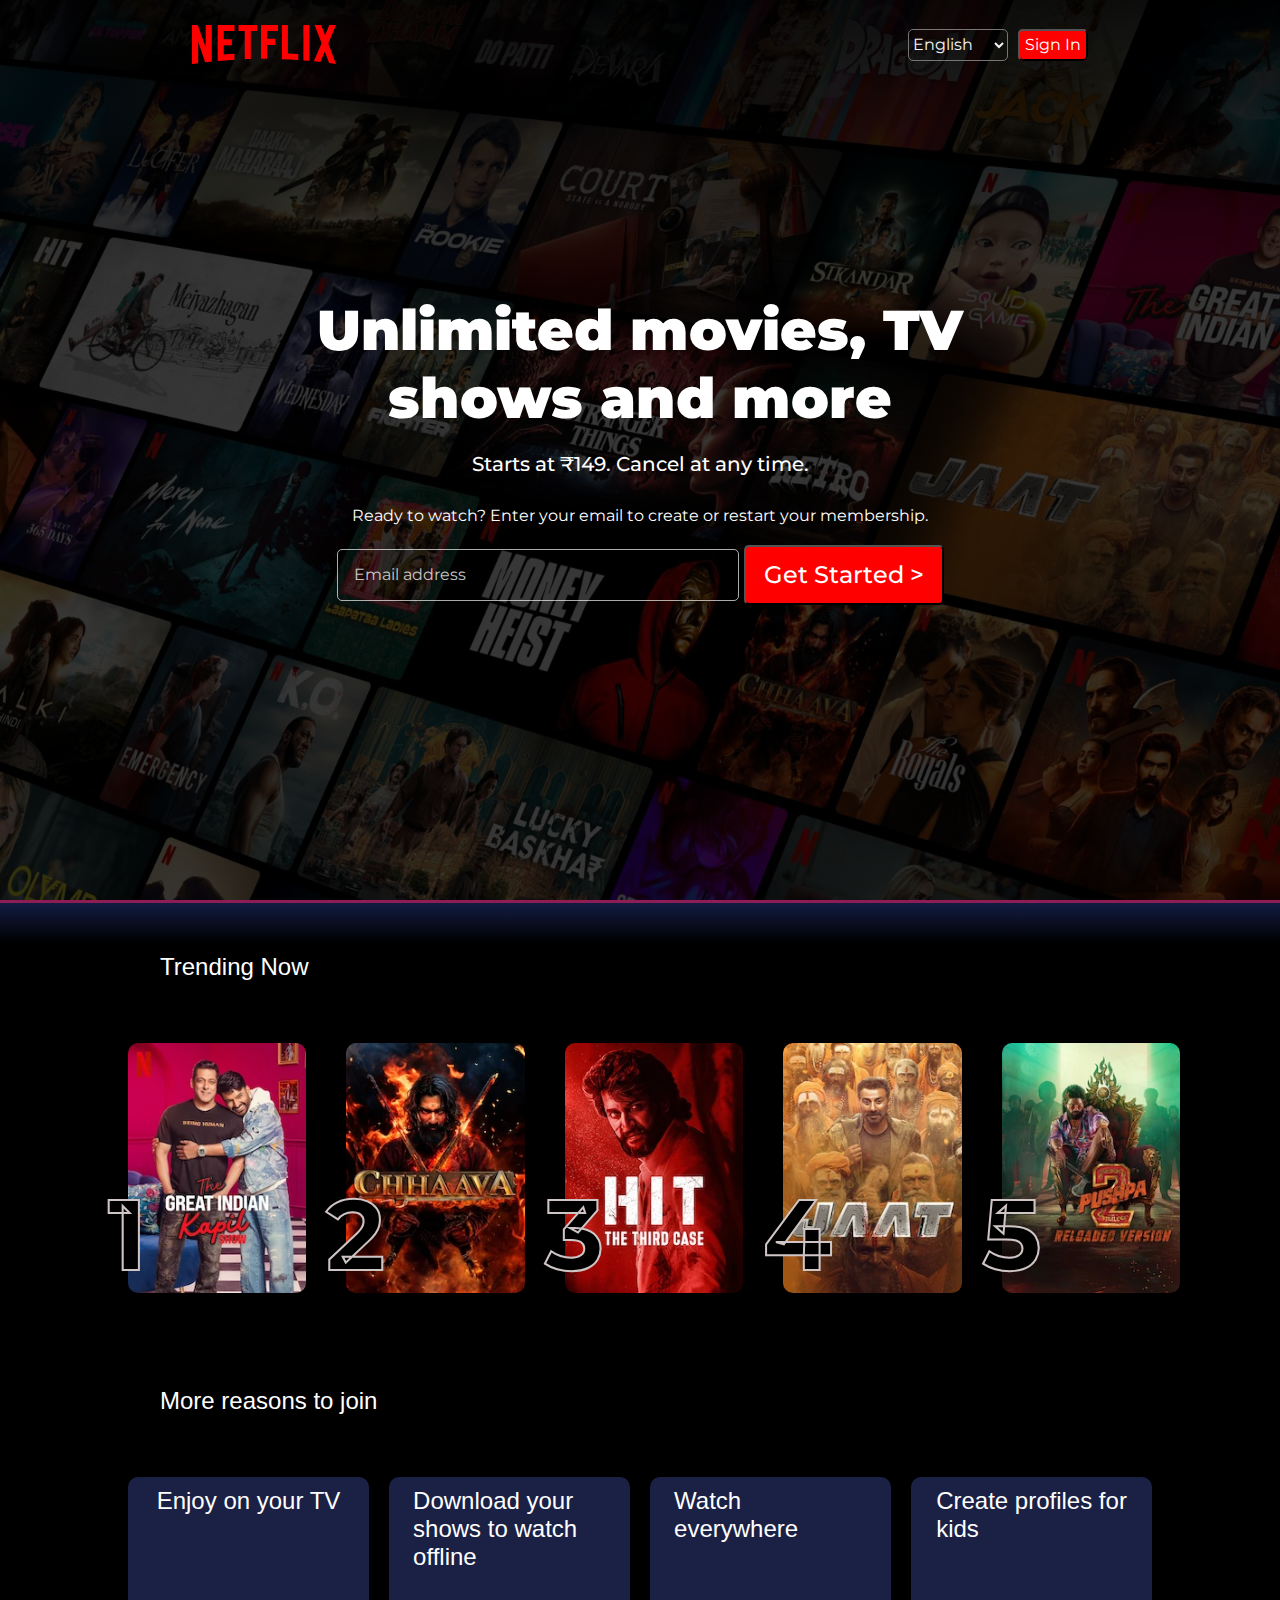
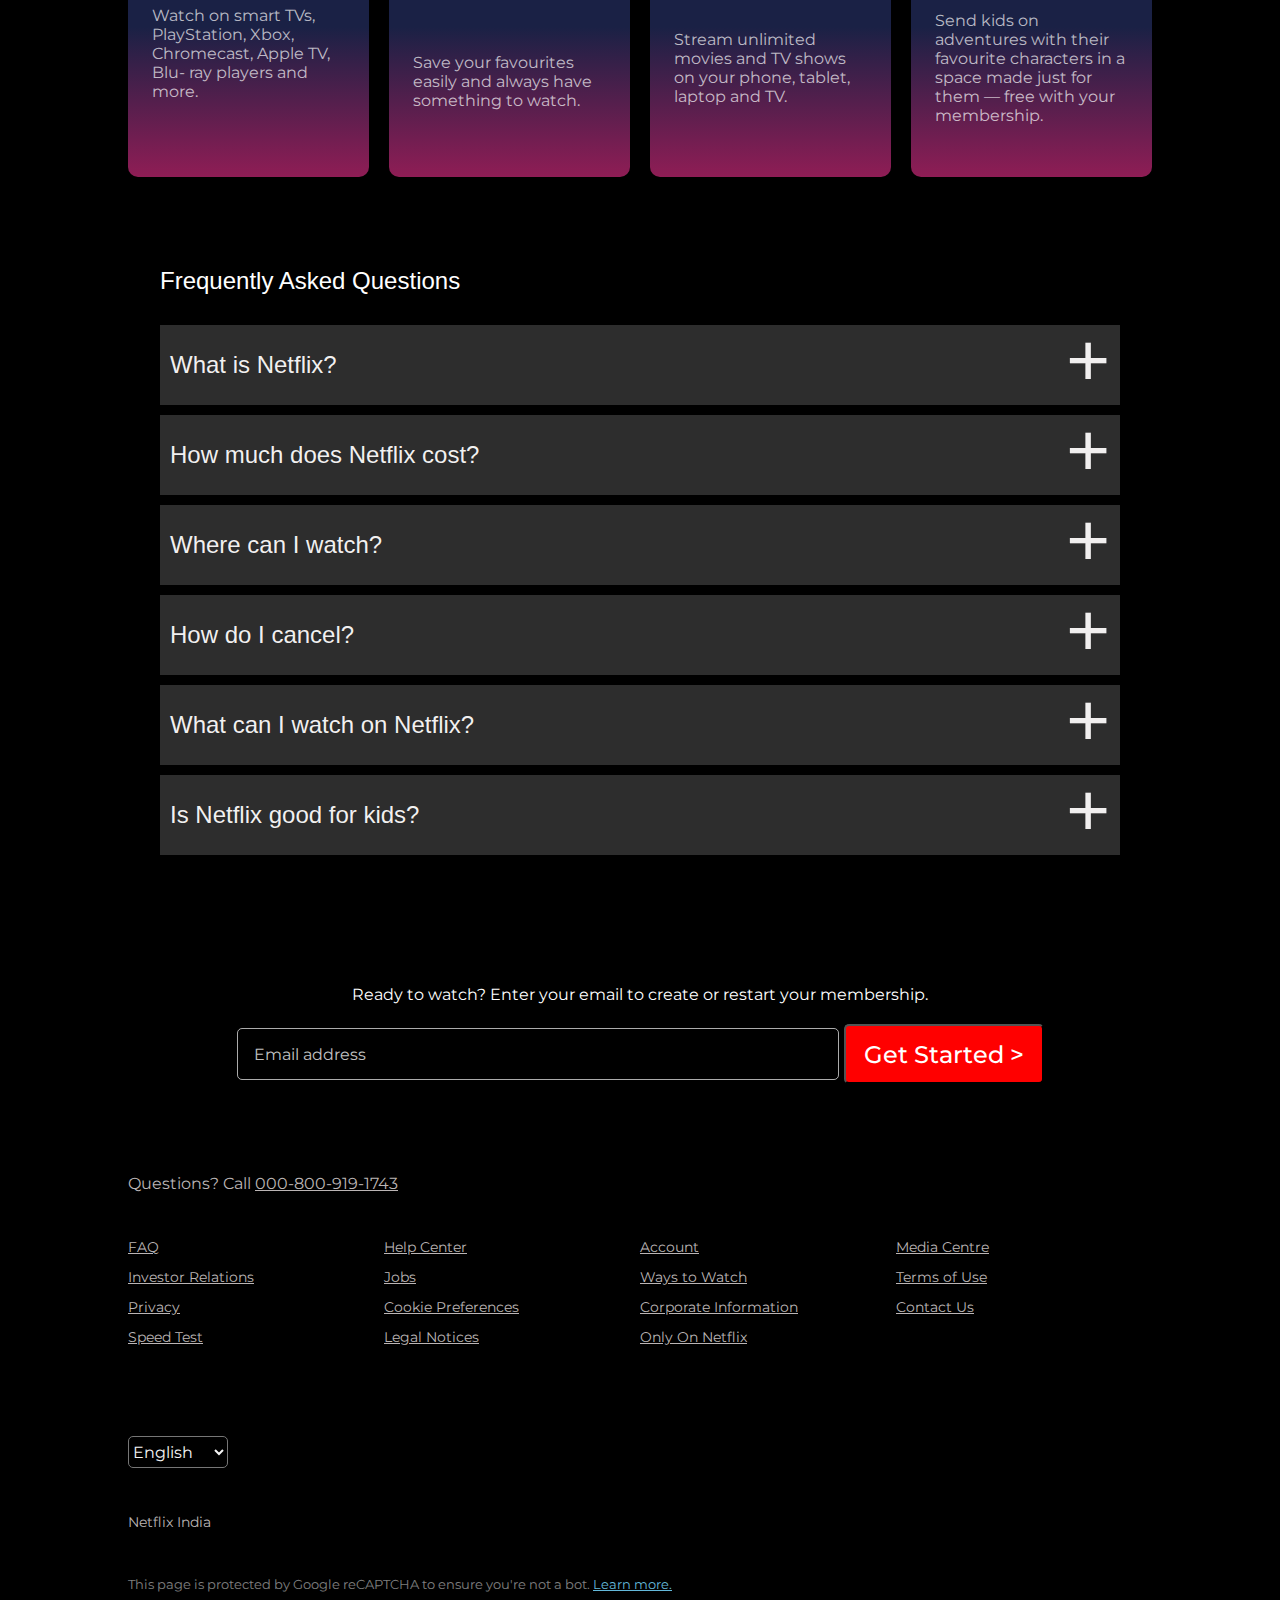
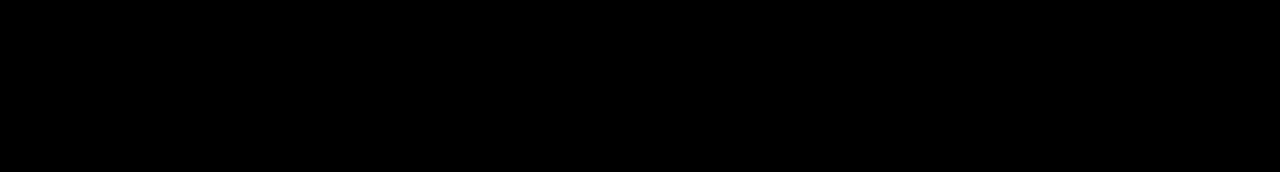
<file: Netflix UI Clone/index.html>
<!DOCTYPE html>
<html lang="en">

<head>
    <meta charset="UTF-8">
    <meta http-equiv="X-UA-Compatible" content="IE=edge">
    <meta name="viewport" content="width=device-width, initial-scale=1.0">
    <title>Netflix India – Watch TV Shows Online, Watch Movies Online</title>
    <link rel="stylesheet" href="style.css">
</head>

<body>
    <div class="main">
        <div class="topobject">

        </div>
        <nav>
            <div class="logo">
                <img class="netlogo" src="assets/stuffs.svg" alt="netflixlogo">
            </div>

            <div class="button">
                <li>
                    <select class="langbutt" name="language">
                        <option value="English">English</option>
                        <option value="Hindi">Hindi</option>
                    </select>
                </li>
                <li class="signinbutt"><button class="signinbutt">Sign In</button></li>
            </div>
        </nav>

        <div class="box">

        </div>
        <div class="firstcont">
            <span>Unlimited movies, TV </span>
            <span> shows and more</span>
            <span>Starts at ₹149. Cancel at any time.</span>
            <span>Ready to watch? Enter your email to create or restart your membership.</span>
            <div class="login">
                <input type="text" placeholder="&nbsp &nbsp Email address">
                <button>Get Started ></button>
            </div>
        </div>
    </div>
    <div class="belowmain">
        <div class="blline"></div>
        <div class="blshade" id="grid"></div>
        <div class="trecon">
            Trending Now
        </div>
        <div class="gap"></div>
        <div class="grid">
            <div class="imgcon">
                <div class="overlay ov1">1</div>
                <img src="assets/images/AAAABUhpdEpzHYfnPnHNbojySI_GMO9oaeZoaj-1hsW_orVNftH6TbH0sOBM4T-iixC82-cNn58AH3wyfEPPPIqeQ12zNja6KT3C9ojoXJLeQRs61XhQQYMxg0uicDwrwJITVsfC.webp"
                    alt="tre1">
            </div>

            <div class="imgcon">
                <div class="overlay">2</div>
                <img src="assets/images/CHHaava.webp" alt="tre2">
            </div>

            <div class="imgcon">
                <div class="overlay">3</div>
                <img src="assets/images/HIT.webp" alt="tre3">
            </div>

            <div class="imgcon">
                <div class="overlay">4</div>
                <img src="assets/images/jaat.webp" alt="tre4">
            </div>

            <div class="imgcon">
                <div class="overlay">5</div>
                <img src="assets/images/Pushpa 2.webp" alt="tre5">
            </div>
        </div>
        <div class="gap"></div>
        <div class="more">
            More reasons to join
        </div>
        <div class="gap"></div>
        <div class="reasons">
            <div class="reasonone">
                <div class="header">Enjoy on your TV</div>

                <div class="content"> Watch on smart TVs, PlayStation, Xbox, Chromecast, Apple TV, Blu- ray players and
                    more. </div>
                <!-- <img height="60px" width="60px" src="assets/images/monitor.png" alt="monitor"> -->
            </div>
            <div class="reasontwo">
                <div class="header">Download your <div> shows to watch offline</div>
                </div>

                <div class="content"> Save your favourites easily and always have something to watch. </div>
                <!-- <img height="60px" width="60px" src="assets/images/downloading.png" alt="downloading"> -->
            </div>
            <div class="reasonthree">
                <div class="header">Watch everywhere</div>
                <div class="content"> Stream unlimited movies and TV shows on your phone, tablet, laptop and TV. </div>
                <!-- <img height="60px" width="60px" src="assets/images/telescope.png" alt="telescope"> -->
            </div>
            <div class="reasonfour">
                <div class="header">Create profiles for <div> kids</div>
                </div>
                <div class="content"> Send kids on adventures with their favourite characters in a space made just for
                    them — free with your membership. </div>
                <!-- <img height="60px" width="60px" src="assets/images/smile-face-in-a-rectangle.png" alt="smiley"> -->
            </div>
        </div>
        <div class="gap"></div>
        <div class="faq">
            <div class="faqh">Frequently Asked Questions </div>
            <div class="q q1">
                <div class="qu">What is Netflix?</div>
                <div class="pl">+</div>
            </div>
            <div class="q q2 ">
                <div class="qu">How much does Netflix cost?</div>
                <div class="pl">+</div>
            </div>
            <div class="q q3">
                <div class="qu">Where can I watch?</div>
                <div class="pl">+</div>
            </div>
            <div class="q q4">
                <div class="qu"> How do I cancel?</div>
                <div class="pl">+</div>
            </div>
            <div class="q q5">
                <div class="qu"> What can I watch on Netflix?</div>
                <div class="pl">+</div>
            </div>
            <div class="q q6">
                <div class="qu">Is Netflix good for kids?</div>
                <div class="pl">+</div>
            </div>
        </div>
    </div>
    <footer>
        <div class="gap"></div>

        <div class="lastcont">
            <span>Ready to watch? Enter your email to create or restart your membership.</span>
            <div class="lockin">
                <input type="text" placeholder="&nbsp &nbsp Email address">
                <button>Get Started ></button>
            </div>
        </div>

        <div class="gap"></div>

        <div class="actfoot">
            <div class="span">Questions? Call <span> 000-800-919-1743 </span></div>
            
            <div class="gapo"></div>
            
            <div class="actgrid">
                <div class="co coo">
                    <a href="http://127.0.0.1:5500/index.html#grid">FAQ</a>
                    <a href="http://127.0.0.1:5500/index.html#grid">Investor Relations</a>
                    <a href="http://127.0.0.1:5500/index.html#grid">Privacy</a>
                    <a href="http://127.0.0.1:5500/index.html#grid">Speed Test</a>
                </div>

                <div class="co cot">
                    <a href="http://127.0.0.1:5500/index.html#grid">Help Center</a>
                    <a href="http://127.0.0.1:5500/index.html#grid">Jobs</a>
                    <a href="http://127.0.0.1:5500/index.html#grid">Cookie Preferences</a>
                    <a href="http://127.0.0.1:5500/index.html#grid">Legal Notices</a>
                </div>

                <div class="co coth">
                    <a href="http://127.0.0.1:5500/index.html#grid">Account</a>
                    <a href="http://127.0.0.1:5500/index.html#grid">Ways to Watch</a>
                    <a href="http://127.0.0.1:5500/index.html#grid">Corporate Information</a>
                    <a href="http://127.0.0.1:5500/index.html#grid">Only On Netflix</a>
                </div>

                <div class="co cof">
                    <a href="http://127.0.0.1:5500/index.html#grid">Media Centre</a>
                    <a href="http://127.0.0.1:5500/index.html#grid">Terms of Use</a>
                    <a href="http://127.0.0.1:5500/index.html#grid">Contact Us</a>
                </div>


            </div>

            <div class="gap"></div>
            
            <div class="langbuttne">
                <div class="butto">
                    <li>
                        <select class="langbutt" name="language">
                            <option value="English">English</option>
                            <option value="Hindi">Hindi</option>
                        </select>
                    </li>
                </div>
                <div class="gapo"></div>
                <div class="netin">Netflix India</div>
                <div class="gapo"></div>
                <div class="autho">This page is protected by Google reCAPTCHA to ensure you're not a bot. <span class="lm">Learn more.</span></div>
            </div>
        </div>
        <div class="gap"></div>
        <div class="gap"></div>
    </footer>




</body>

</html>
</file>
<file: Netflix UI Clone/style.css>
@import url('https://fonts.googleapis.com/css2?family=Ancizar+Sans:ital,wght@0,100..1000;1,100..1000&family=Edu+NSW+ACT+Hand+Pre:wght@400..700&family=Indie+Flower&family=Montserrat:ital,wght@0,100..900;1,100..900&family=Playpen+Sans+Deva:wght@100..800&family=Playwrite+DK+Loopet:wght@100..400&family=Savate:ital,wght@0,200..900;1,200..900&family=Space+Grotesk:wght@300..700&display=swap');

*{
    padding: 0;
    margin: 0;
}

html, body {
    background-color: black;
    /* color: white;
    margin: 0;
    padding: 0; */
  }
.main{
    background-image:url("assets/images/netflix background.jpg");
    height: 100vh;
    background-size: cover;
    position: relative;
}
.main .box{
    height: 100vh;
    width: 100%;
    background-color: rgba(0, 0, 0, 0.712);
    position: absolute;
    top: 0;
    background: linear-gradient(
        to bottom,
        rgba(0, 0, 0, 0.932) 0%,
        rgba(0, 0, 0, 0.712) 30%,
        rgba(0, 0, 0, 0.712) 100%
    );
}



.netlogo{
    height: 39px;
}
nav{
    position: relative;
    top: 25px;
    display: flex;
    max-width: 70vw;
    margin: auto;
    justify-content: space-between;
    align-items: center;
    z-index: 2;
}

nav .button{
    display: flex;
    position: relative;
    z-index: 1;
    justify-content: space-between;
    align-items: center;
    gap: 10px;
}

nav .logo{
    display: flex;
    justify-self: flex-start;
    position: relative;
    z-index: 1;
}

.button li{
    list-style: none;
}

.signinbutt{
    /* margin-left: 15px; */
    cursor: pointer;
    height: 32px;
    width: 70px;
    color: white;
    background-color: red;
    border-radius: 5px;
    font-family: "Montserrat", sans-serif;
  font-optical-sizing: auto;
  font-weight: 400;
  font-size: 16px;

}
.langbutt option{
    background-color: white;
    color: black;
}
.langbutt{
    height: 32px;
    width: 100px;
    background-color: transparent;
    color: whitesmoke;
    font-family: "Montserrat", sans-serif;
  font-optical-sizing: auto;
  font-weight: 400;
  font-size: 16px;
  border-radius: 5px;
}

.firstcont{
    position: absolute;
    top: 0;
    left: 0;
    height: 100%;
    width: 100%;
    display: flex;
    flex-direction: column;
    align-items: center;
    justify-content: center;
    color: rgb(255, 255, 255);
    z-index: 1;
    text-align: center;
    /* row-gap: 20px; */
}

.firstcont .login input{
    font-family: "Montserrat", sans-serif;
  font-optical-sizing: auto;
  font-weight: 400;
  font-size: 16px;
  height: 50px;
  color: rgb(255, 255, 255);
  width: 400px;
  border-radius: 5px;
  background-color: transparent;
  outline: none; 
  border: 1px solid rgba(255, 255, 255, 0.671);
}

.lastcont .lockin input{
    font-family: "Montserrat", sans-serif;
  font-optical-sizing: auto;
  font-weight: 400;
  font-size: 16px;
  height: 50px;
  color: rgb(255, 255, 255);
  width: 600px;
  border-radius: 5px;
  background-color: transparent;
  outline: none; 
  border: 1px solid rgba(255, 255, 255, 0.671);
}

.login{
    display: flex;
    align-items: center;
    gap: 5px;
}
.lockin{
    display: flex;
    align-items: center;
    gap: 5px;
}

.firstcont .login button{
    font-family: "Montserrat", sans-serif;
  font-optical-sizing: auto;
  font-weight: 500;
  font-size: 24px;
  height: 60px;
  color: rgb(255, 255, 255);
  background-color: red;
  width: 200px;
  border-radius: 5px;
  cursor: pointer;
  
}
.lastcont .lockin button{
    font-family: "Montserrat", sans-serif;
  font-optical-sizing: auto;
  font-weight: 500;
  font-size: 24px;
  height: 60px;
  color: rgb(255, 255, 255);
  background-color: red;
  width: 200px;
  border-radius: 5px;
  cursor: pointer;
  
}

.lastcont .lockin{
    max-width: 80vw;
}

.firstcont .login input::placeholder {
    color:rgba(245, 245, 245, 0.801); /* softer white for placeholder */
}
.lastcont .lockin input::placeholder {
    color:rgba(245, 245, 245, 0.801); /* softer white for placeholder */
}


.firstcont span:first-child{
    font-family: "Montserrat", sans-serif;
  font-optical-sizing: auto;
  font-weight: 900;
  font-style: normal;
  font-size: 56px;
  /* height: 70px; */
}

.firstcont span:nth-child(2){
    font-family: "Montserrat", sans-serif;
  font-optical-sizing: auto;
  font-weight: 900;
  font-style: normal;
  font-size: 56px;
  margin-bottom: 20px;
  /* height: 70px; */
}

.firstcont span:nth-child(3){
    font-family: "Montserrat", sans-serif;
  font-optical-sizing: auto;
  font-weight: 500;
  font-style: normal;
  font-size: 20px;
  /* height: normal; */
  margin-bottom: 30px;
}

.firstcont span:nth-child(4){
    font-family: "Montserrat", sans-serif;
  font-optical-sizing: auto;
  font-weight: 400;
  font-style: normal;
  font-size: 16px;
  margin-bottom: 20px;
  
  /* height: 24px; */
}
.lastcont span:nth-child(1){
    font-family: "Montserrat", sans-serif;
  font-optical-sizing: auto;
  font-weight: 400;
  font-style: normal;
  font-size: 16px;
  margin-bottom: 20px;
  color: rgb(255, 255, 255);
  
  /* height: 24px; */
}

@media screen and (max-width:380px){
    nav{
        position: relative;
        top: 25px;
        display: flex;
        max-width: 100vw;
        margin: auto;
        justify-content: flex-start;
        align-items: center;
    }
    
    nav .button{
        display: flex;
        position: relative;
        z-index: 1;
        justify-content: flex-start;
        align-items: center;
    }
}
@media screen and (max-width:330px){
    

    nav{
        position: relative;
        top: 25px;
        display: flex;
        flex-direction: column;
        max-width: 100vw;
        margin: auto;
        justify-content: flex-start;
        align-items: center;
    }
    
    nav .button{
        display: flex;
        flex-direction: column;
        position: relative;
        z-index: 1;
        justify-content: flex-start;
        align-items: center;
    }

    .firstcont span:first-child{
        font-family: "Montserrat", sans-serif;
      font-optical-sizing: auto;
      font-weight: 900;
      font-style: normal;
      font-size: 20px;
      /* height: 70px; */
    }
    
    .firstcont span:nth-child(2){
        font-family: "Montserrat", sans-serif;
      font-optical-sizing: auto;
      font-weight: 900;
      font-style: normal;
      font-size: 20px;
      margin-bottom: 20px;
      /* height: 70px; */
    }
}
@media screen and (max-width:620px){
    .login{
        display: flex;
        align-items: center;
        gap: 5px;
        flex-direction: column;
    }
    .firstcont .login input{
        width: 300px;
    }
}
@media screen and (max-width:290px) {
    .firstcont .login input{
        width: 200px;
    }
}

.blline{
   width: 100%;
   height: 3px;
   background-color: #8f1d55; 
}
.blshade{
    width: 100%;
    height: 50px;
    background: linear-gradient(
        to bottom,
        #121c42 0%,
        /* #1a2145 0%, */
        black 80%,
        black 100%
    );
}
.belowmain{
    min-height:100vh;
    background-color: black;
    position: relative;
    padding-bottom: 40px;
}
.trecon{
    font-family: 'Segoe UI', Tahoma, Geneva, Verdana, sans-serif;
    font-weight: 500;
    font-size: 24px;
    color: white;
    position: absolute;
    left: 160px;
    
}

.grid{
    display: flex;
    gap: 40px;
    max-width: 80%;
    margin: auto;    
    
    
}

.gap{
    height: 10vh;
    width: 100%;
}
.gap1{
    height: 5vh;
    width: 100%;
}

.grid img{
    position: relative;
    z-index: 2;
    border-radius: 10px;
    height: 250px;
}

.imgcon{
    position: relative;
    cursor: pointer;
}

.imgcon:hover img,
.imgcon:hover .overlay {
  transform: scale(1.09);
}
.overlay{
    position: absolute;
    z-index: 3;
    color: black;
    font-size: 100px;
    top: 130px;
    left: -20px;

    font-family: "Montserrat", sans-serif;
    font-optical-sizing: auto;
    font-weight: 700;
    font-style: normal;
    -webkit-text-stroke: 2px rgb(207, 197, 197);
}
@media screen and (max-width:1200px) {
    .grid{
        display: flex;
        overflow-x: scroll;   
    }
    .trecon{
        position: absolute;
        left: 20px;
    }
    .more{
        position: absolute;
        left: 20px;
    }
    .ov1{
        left:0px
    }
    .reasons {
        display: grid;
        grid-template-columns: 1fr 1fr !important;
        /* grid-template-rows: 1fr 1fr; */
        width: 100% !important; /* override max-width behavior */
    }
    
}
.more{
    font-family: 'Segoe UI', Tahoma, Geneva, Verdana, sans-serif;
    font-weight: 500;
    font-size: 24px;
    color: white;
    position: absolute;
    left: 160px;
}

.reasons{
    display: grid;
    grid-template-columns: 1fr 1fr 1fr 1fr;
    /* flex-direction: column; */
    
    gap: 20px;
    max-width: 80%;
    margin: auto;
    position: relative;
}
.reasonone, .reasontwo, .reasonthree, .reasonfour{
    width: 100%;
  min-width: 200px;
    
    position: relative;
    height:300px;
    border-radius: 10px;
    
    background: linear-gradient(
        to bottom,
        #1a2145 0%,
        #1a2145 50%,
        #8f1d55 100%
    );
    display: flex;
    flex-direction: column;
}

.reasonone img{
    display: flex;
    justify-self: flex-end;
    align-self: flex-end;  
}
.reasontwo img{
    display: flex;
    justify-self: flex-end;
    align-self: flex-end;  
}
.reasonthree img{
    display: flex;
    justify-self: flex-end;
    align-self: flex-end;  
}
.reasonfour img{
    display: flex;
    justify-self: flex-end;
    align-self: flex-end;  
}
.header{
    /* position: absolute;
    top: 10px;
     */
     max-width: 80%;
     margin: auto;
     margin-top: 10px;
     font-family: 'Segoe UI', Tahoma, Geneva, Verdana, sans-serif;
    font-weight: 500;
    font-size: 24px;
    color: white;
}

.content{
    max-width: 80%;
     margin: auto;
    font-family: "Montserrat", sans-serif;
    font-weight: 400;
    font-size: 16px;
    color: rgba(255, 255, 255, 0.7);
    margin-top: 15px;
}


.belbel{
    height: 100vh;
    width: 100%;
    background-color: black;
}
@media screen and (max-width:500px){
    .reasons {
        display: grid;
        grid-template-columns: 1fr !important;
        /* grid-template-rows: 1fr 1fr; */
        width: 100% !important; /* override max-width behavior */
    }
    .reasonone, .reasontwo, .reasonthree, .reasonfour{
        width: 100%;
      min-width: 100px;
        
        position: relative;
        max-height:400px;}
    
    .more{
        position: absolute;
        left: 20px;
    }
    
}
.faq{
    width: 100%;
  display: flex;
  flex-direction: column;
  gap: 10px;
}
.faqh{
    font-family: 'Segoe UI', Tahoma, Geneva, Verdana, sans-serif;
    font-weight: 500;
    font-size: 24px;
    color: white;
    margin-left: 160px;
    margin-bottom: 20px;
}
.q{
    background-color: #2d2d2d;
  color: rgba(255, 253, 253, 0.938);
  /*  */font-family: 'Segoe UI', Tahoma, Geneva, Verdana, sans-serif;
    font-weight: 500;
    font-size: 24px;
  width: 75%;
  height: 80px;
  margin: 0 auto;
  /* border-radius: 4px; */
  display: flex;
  align-items: center;
    justify-content: space-between;
    cursor: pointer;


}

.q .qu{
    padding-left: 10px;
}

.q .pl{
    padding-right: 10px;
    font-size: 75px;
    font-weight: lighter;
    padding-bottom: 10px;
}

.q:hover{
    background-color: rgba(143, 138, 138, 0.795);
}
@media screen and (max-width:650px){
    .faq .faqh{
        margin-left: 50px;
    }

    .lastcont .lockin input{
        max-width: 80%;
    }
}
.lastcont{
    display: flex;
    flex-direction: column;
    align-items: center;

}
@media screen and (max-width:850px){
    .lastcont .lockin{
        display: flex;
        flex-direction: column;
    }

    .lockin{
        display: flex;
        flex-direction: column;
        align-items: center;
        gap: 5px;
    }
}

.actfoot .span{
    font-family: "Montserrat", sans-serif;
  font-optical-sizing: auto;
  font-weight: 400;
  font-size: 16px;
  color: rgb(187, 181, 181);
  max-width: 80%;
  margin: auto;
}

.actfoot .span span{
    text-decoration: underline;
    cursor: pointer;
}

.actgrid{
    display: grid;
    grid-template-columns: 1fr 1fr 1fr 1fr;
    max-width: 80%;
    margin: auto;
}

.co{
    display: flex;
    flex-direction: column;
    gap: 12px;
    
}

.co a{
    font-family: "Montserrat", sans-serif;
  font-optical-sizing: auto;
  font-weight: 400;
  font-size: 14px;
  color: rgb(187, 181, 181);
  cursor: pointer;
  display: inline;
  width: fit-content;
}

.gapo{
    height: 5vh;
    width: 100%;
}

.langbuttne{
    max-width: 80%;
    margin:auto;
}

.netin{
    font-family: "Montserrat", sans-serif;
  font-optical-sizing: auto;
  font-weight: 400;
  font-size: 14px;
  color: rgb(187, 181, 181);
}

.autho{
    font-family: "Montserrat", sans-serif;
  font-optical-sizing: auto;
  font-weight: 400;
  font-size: 13px;
  color: rgba(255, 255, 255, 0.5);
  cursor: pointer;
}

.autho span{
    text-decoration: underline;
    color: rgb(100, 185, 219);
}
.butto li{
    list-style: none;
}
</file>
